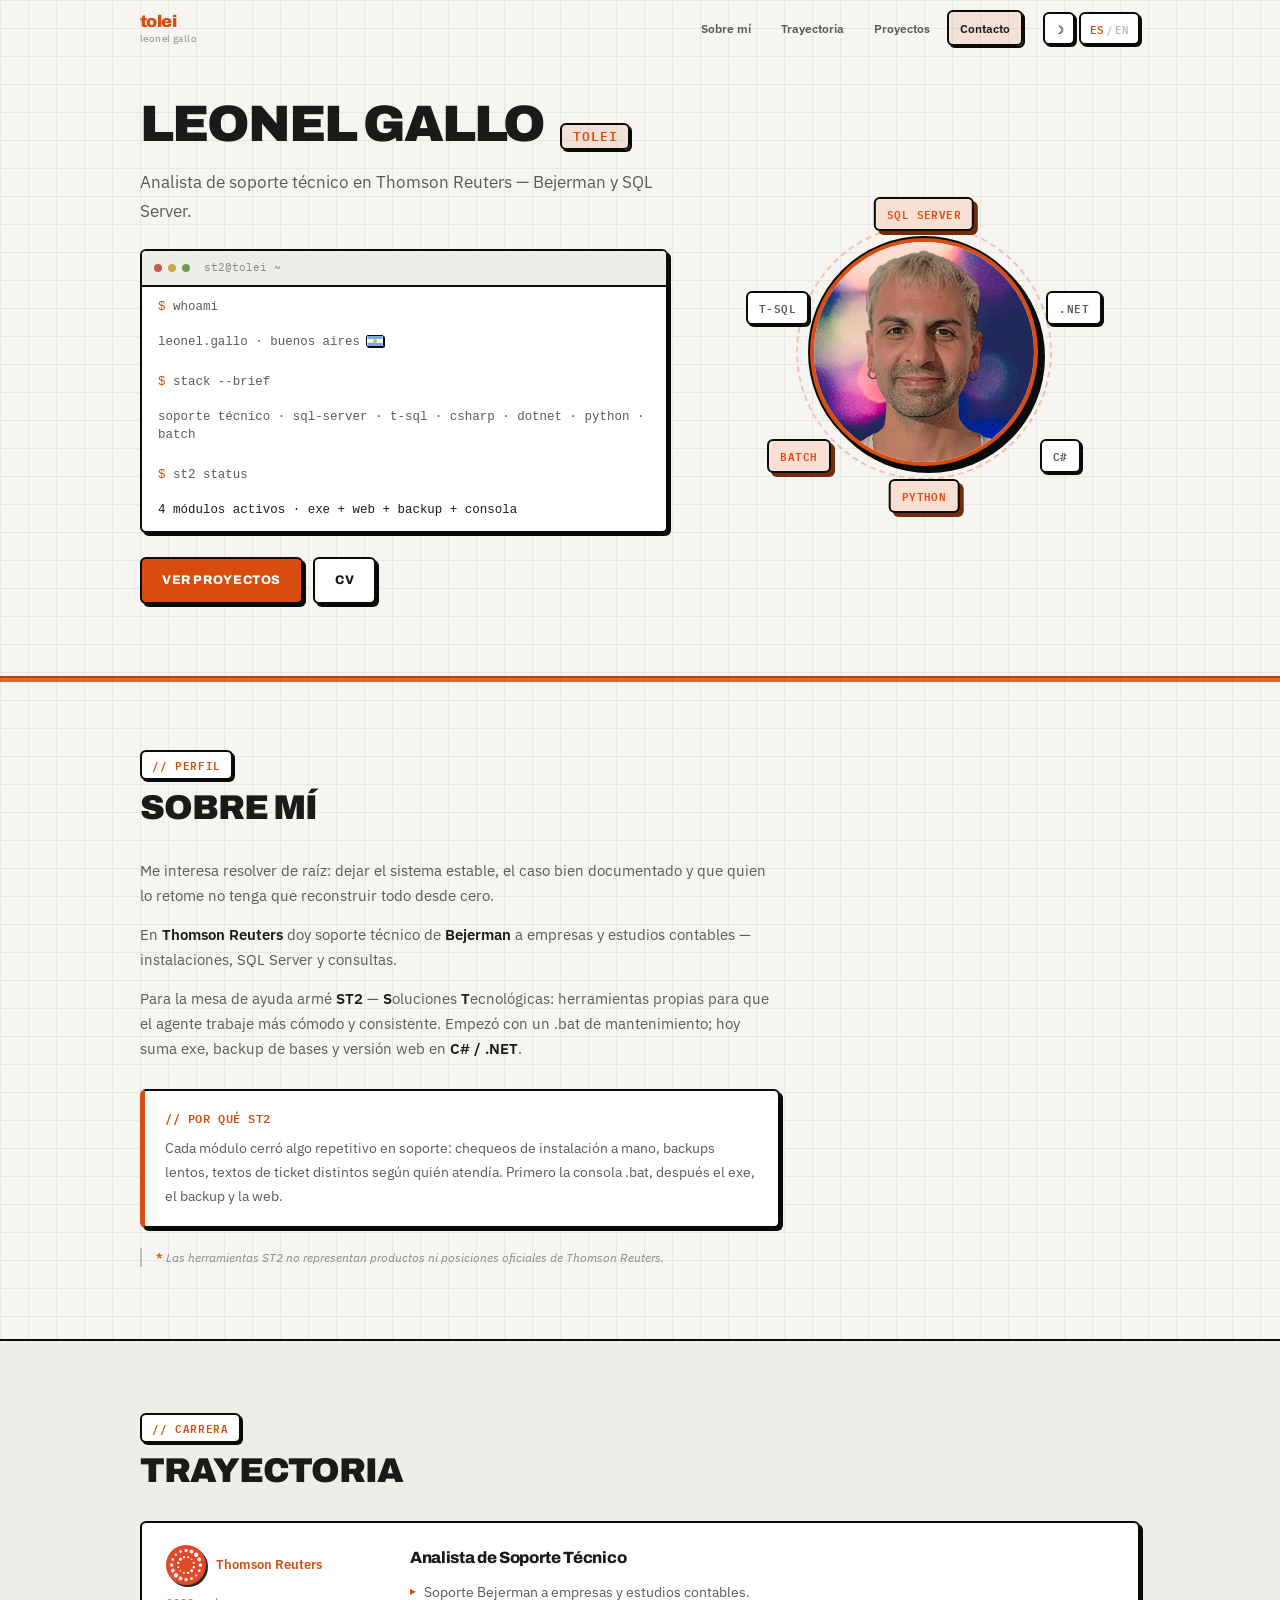
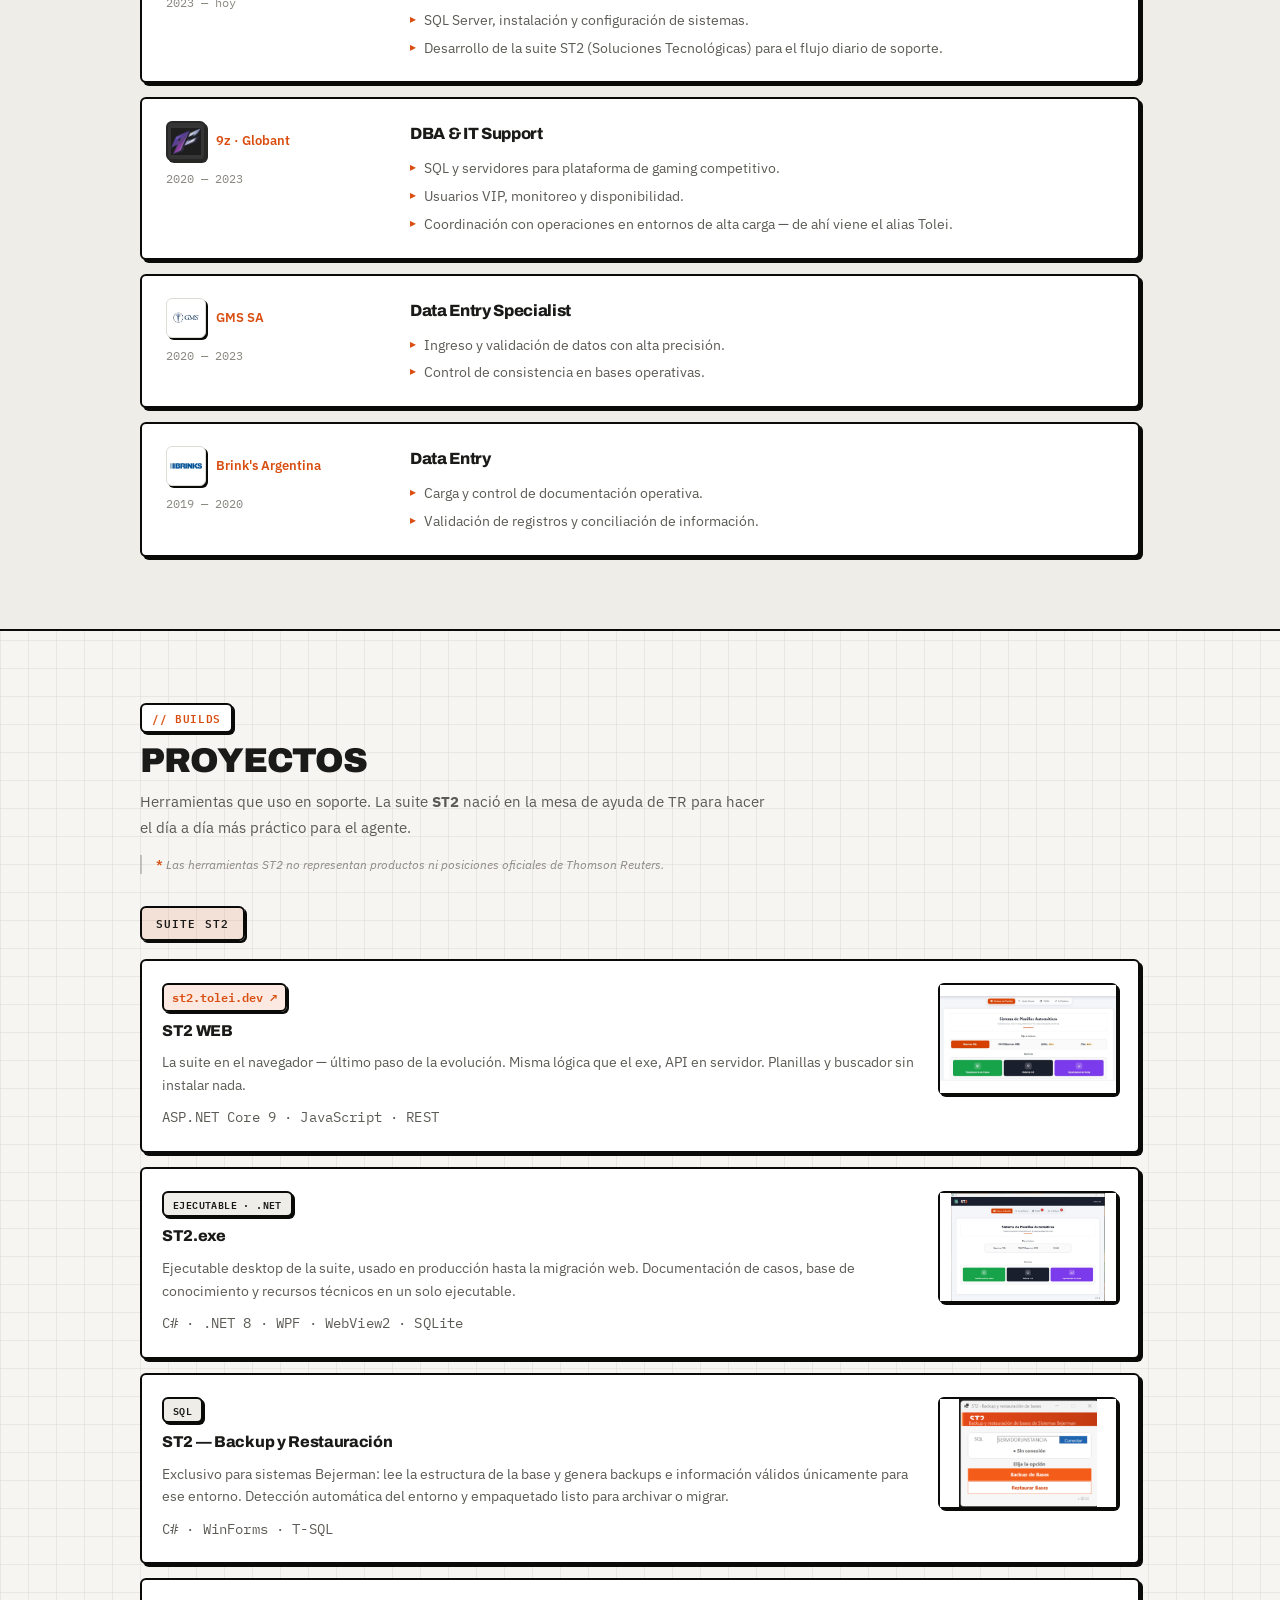
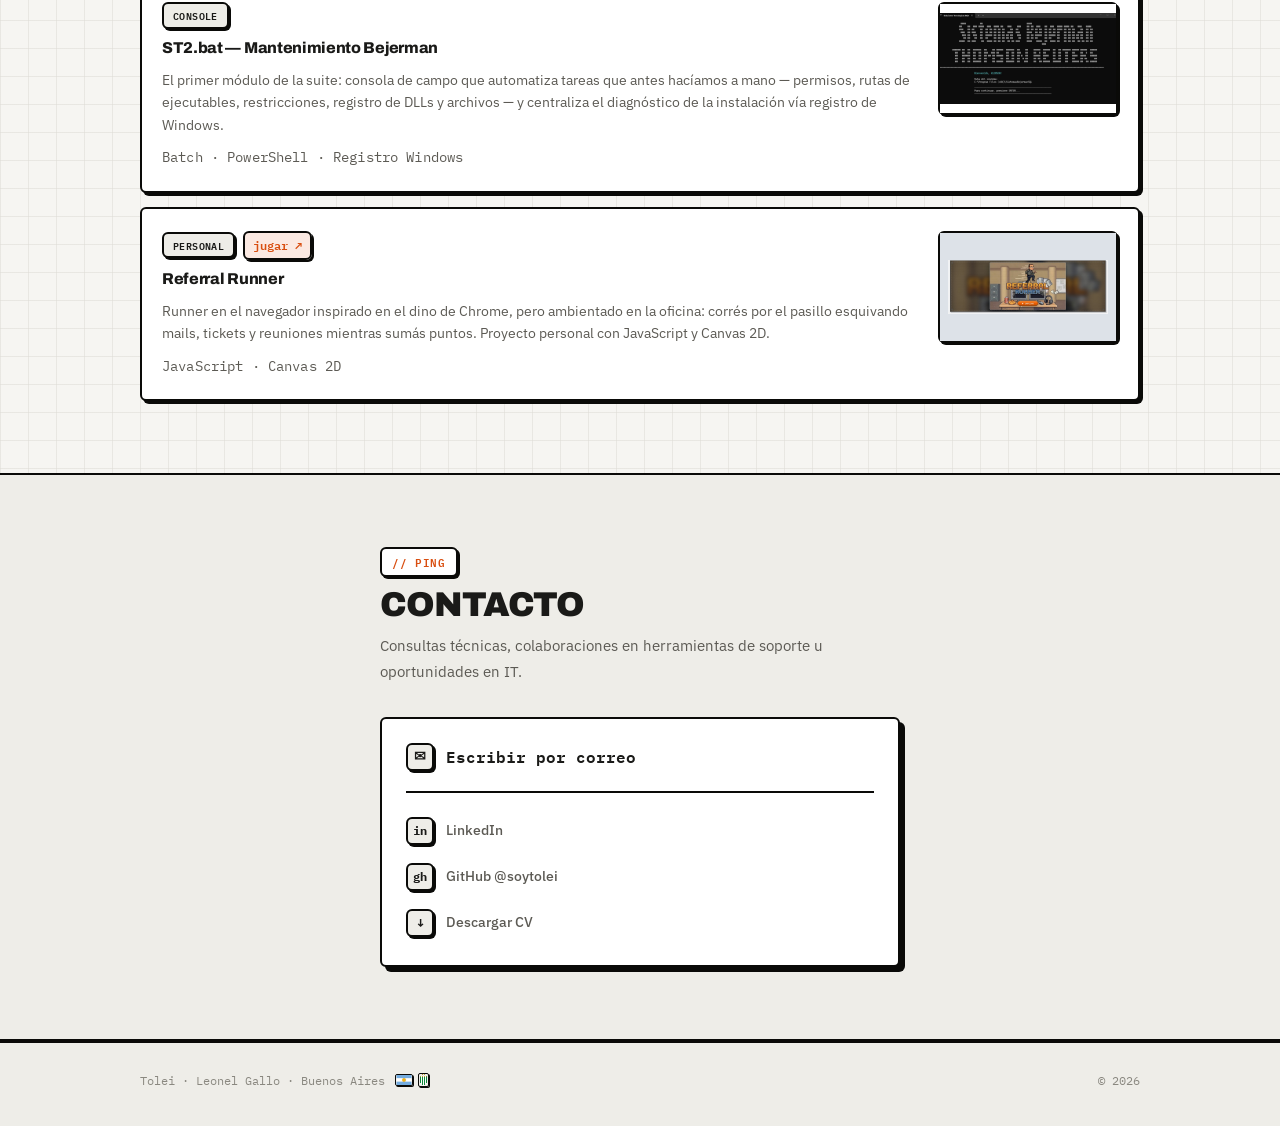
<file: index.html>
<!DOCTYPE html>
<html lang="es" data-theme="light">
<head>
    <meta charset="UTF-8">
    <meta name="viewport" content="width=device-width, initial-scale=1.0">
    <title>Tolei | Leonel Gallo — Soporte IT, SQL & .NET</title>
    <meta name="description" content="Portfolio de Tolei (Leonel Gallo). Soporte Bejerman en Thomson Reuters, SQL Server y suite ST2 (.NET / Python). Buenos Aires.">
    <link rel="preconnect" href="https://fonts.googleapis.com">
    <link rel="preconnect" href="https://fonts.gstatic.com" crossorigin>
    <link href="https://fonts.googleapis.com/css2?family=Archivo:wght@700;800;900&family=Archivo+Black&family=IBM+Plex+Mono:wght@400;500;600&family=IBM+Plex+Sans:wght@400;500;600;700&display=swap" rel="stylesheet">
    <meta name="theme-color" content="#f6f5f2">
    <link rel="stylesheet" href="style.css">
    <script>
        (function () {
            var theme = localStorage.getItem('tolei-portfolio-theme') || 'light';
            document.documentElement.setAttribute('data-theme', theme);
        })();
    </script>
</head>
<body>
    <header class="site-header" id="navbar">
        <div class="wrap header-inner">
            <a href="#" class="brand">
                <span class="brand-mark">tolei</span>
                <span class="brand-sub" data-i18n="logo_sub">leonel gallo</span>
            </a>
            <button class="nav-toggle" aria-label="Menú" aria-expanded="false">
                <span></span><span></span>
            </button>
            <div class="header-end">
                <nav class="site-nav" aria-label="Principal">
                    <a href="#about" class="nav-link" data-i18n="nav_about">Sobre mí</a>
                    <a href="#experience" class="nav-link" data-i18n="nav_experience">Trayectoria</a>
                    <a href="#projects" class="nav-link" data-i18n="nav_projects">Proyectos</a>
                    <a href="#contact" class="nav-link" data-i18n="nav_contact">Contacto</a>
                </nav>
                <div class="header-utils">
                    <button class="util-btn theme-toggle" type="button" aria-label="Activar modo oscuro" data-theme="light">
                        <span class="theme-icon theme-icon-sun" aria-hidden="true">☀</span>
                        <span class="theme-icon theme-icon-moon" aria-hidden="true">☽</span>
                    </button>
                    <button class="util-btn lang-toggle" type="button" data-lang="es" aria-label="Cambiar idioma">
                        <span class="lang-label">ES</span><span class="lang-sep">/</span><span class="lang-alt">EN</span>
                    </button>
                </div>
            </div>
        </div>
    </header>

    <main>
        <section class="hero">
            <div class="wrap hero-layout">
                <div class="hero-main">
                    <h1 class="hero-title">
                        <span class="hero-name" data-i18n="hero_name">Leonel Gallo</span>
                        <span class="hero-alias" data-i18n="hero_alias">Tolei</span>
                    </h1>
                    <p class="hero-lead" data-i18n="hero_subtitle">Analista de soporte técnico en Thomson Reuters — Bejerman y SQL Server.</p>
                    <div class="terminal" aria-label="Resumen técnico">
                        <div class="terminal-bar">
                            <span class="terminal-dot"></span>
                            <span class="terminal-dot"></span>
                            <span class="terminal-dot"></span>
                            <span class="terminal-title">st2@tolei ~</span>
                        </div>
                        <pre class="terminal-body"><code><span class="t-group"><span class="t-line"><span class="t-prompt">$</span> <span data-i18n="term_cmd1">whoami</span></span>
<span class="t-line t-out"><span data-i18n="term_out1">leonel.gallo · buenos aires</span><span class="t-emblems" aria-hidden="true"><img src="assets/flag-ar.svg" alt="" class="site-emblem site-emblem--ar" width="18" height="12"></span></span></span>
<span class="t-group"><span class="t-line"><span class="t-prompt">$</span> <span data-i18n="term_cmd2">stack --brief</span></span>
<span class="t-line t-out" data-i18n="term_out2">soporte técnico · sql-server · t-sql · csharp · dotnet · python · batch</span></span>
<span class="t-group"><span class="t-line"><span class="t-prompt">$</span> <span data-i18n="term_cmd3">st2 status</span></span>
<span class="t-line t-out t-accent" data-i18n="term_out3">4 módulos activos · exe + web + backup + consola</span></span></code></pre>
                    </div>
                    <div class="hero-actions">
                        <a href="#projects" class="btn btn-primary" data-i18n="hero_cta_projects">Ver proyectos</a>
                        <a href="CV2026.pdf" class="btn btn-ghost" download data-cv-link data-i18n="hero_cta_cv">CV</a>
                    </div>
                </div>
                <div class="hero-visual" aria-hidden="false">
                    <div class="avatar-ring">
                        <img src="leonel-photo.png" alt="Leonel Gallo — Tolei" class="avatar-img" width="232" height="232" loading="eager">
                    </div>
                    <div class="hero-chips" aria-hidden="true">
                        <span class="chip chip--accent" data-i18n="chip_sql">SQL Server</span>
                        <span class="chip" data-i18n="chip_dotnet">.NET</span>
                        <span class="chip" data-i18n="chip_csharp">C#</span>
                        <span class="chip chip--accent" data-i18n="chip_batch">Batch</span>
                        <span class="chip" data-i18n="chip_tsql">T-SQL</span>
                        <span class="chip chip--accent" data-i18n="chip_python">Python</span>
                    </div>
                </div>
            </div>
        </section>

        <section id="about" class="block">
            <div class="wrap">
                <header class="block-head">
                    <p class="block-eyebrow" data-i18n="about_eyebrow">// perfil</p>
                    <h2 class="block-title" data-i18n="about_title">Sobre mí</h2>
                </header>
                <div class="prose">
                    <p data-i18n="about_p1">Me interesa resolver de raíz: dejar el sistema estable, el caso bien documentado y que quien lo retome no tenga que reconstruir todo desde cero.</p>
                    <p data-i18n="about_p2">En <strong>Thomson Reuters</strong> doy soporte técnico de <strong>Bejerman</strong> a empresas y estudios contables — instalaciones, SQL Server y consultas.</p>
                    <p data-i18n="about_p3">Para la mesa de ayuda armé <strong>ST2</strong> — <strong>S</strong>oluciones <strong>T</strong>ecnológicas: herramientas propias para que el agente trabaje más cómodo y consistente. Empezó con un .bat de mantenimiento; hoy suma exe, backup de bases y versión web en <strong>C# / .NET</strong>.</p>
                </div>
                <aside class="note-card">
                    <p class="note-label" data-i18n="note_label">// por qué ST2</p>
                    <p data-i18n="note_body">Cada módulo cerró algo repetitivo en soporte: chequeos de instalación a mano, backups lentos, textos de ticket distintos según quién atendía. Primero la consola .bat, después el exe, el backup y la web.</p>
                </aside>
                <p class="disclaimer" data-i18n="st2_disclaimer">Las herramientas ST2 no representan productos ni posiciones oficiales de Thomson Reuters.</p>
            </div>
        </section>

        <section id="experience" class="block block--alt">
            <div class="wrap">
                <header class="block-head">
                    <p class="block-eyebrow" data-i18n="exp_eyebrow">// carrera</p>
                    <h2 class="block-title" data-i18n="exp_title">Trayectoria</h2>
                </header>
                <ol class="exp-list">
                    <li class="exp-row">
                        <div class="exp-meta">
                            <div class="exp-brand">
                                <a href="https://www.linkedin.com/company/thomson-reuters-argentina/" class="exp-logo-link" target="_blank" rel="noopener noreferrer" aria-label="Thomson Reuters en LinkedIn">
                                    <img src="assets/logos/thomson-reuters.png" alt="" class="exp-logo exp-logo--tr" width="40" height="40" loading="lazy">
                                </a>
                                <span class="exp-org">Thomson Reuters</span>
                            </div>
                            <time>2023 — <span data-i18n="exp_present">hoy</span></time>
                        </div>
                        <div class="exp-body">
                            <h3 data-i18n="exp_tr_title">Analista de Soporte Técnico</h3>
                            <ul>
                                <li data-i18n="exp_tr_b1">Soporte Bejerman a empresas y estudios contables.</li>
                                <li data-i18n="exp_tr_b2">SQL Server, instalación y configuración de sistemas.</li>
                                <li data-i18n="exp_tr_b3">Desarrollo de la suite ST2 (Soluciones Tecnológicas) para el flujo diario de soporte.</li>
                            </ul>
                        </div>
                    </li>
                    <li class="exp-row">
                        <div class="exp-meta">
                            <div class="exp-brand">
                                <a href="https://www.linkedin.com/company/9z-team" class="exp-logo-link" target="_blank" rel="noopener noreferrer" aria-label="9z Team en LinkedIn">
                                    <img src="assets/logos/9z.png" alt="" class="exp-logo exp-logo--9z" width="40" height="40" loading="lazy">
                                </a>
                                <span class="exp-org">9z · Globant</span>
                            </div>
                            <time>2020 — 2023</time>
                        </div>
                        <div class="exp-body">
                            <h3 data-i18n="exp_9z_title">DBA & IT Support</h3>
                            <ul>
                                <li data-i18n="exp_9z_b1">SQL y servidores para plataforma de gaming competitivo.</li>
                                <li data-i18n="exp_9z_b2">Usuarios VIP, monitoreo y disponibilidad.</li>
                                <li data-i18n="exp_9z_b3">Coordinación con operaciones en entornos de alta carga — de ahí viene el alias Tolei.</li>
                            </ul>
                        </div>
                    </li>
                    <li class="exp-row">
                        <div class="exp-meta">
                            <div class="exp-brand">
                                <a href="https://www.linkedin.com/company/gms-sa/" class="exp-logo-link" target="_blank" rel="noopener noreferrer" aria-label="GMS SA en LinkedIn">
                                    <img src="assets/logos/gms.png" alt="" class="exp-logo exp-logo--gms" width="40" height="40" loading="lazy">
                                </a>
                                <span class="exp-org">GMS SA</span>
                            </div>
                            <time>2020 — 2023</time>
                        </div>
                        <div class="exp-body">
                            <h3 data-i18n="exp_gms_title">Data Entry Specialist</h3>
                            <ul>
                                <li data-i18n="exp_gms_b1">Ingreso y validación de datos con alta precisión.</li>
                                <li data-i18n="exp_gms_b2">Control de consistencia en bases operativas.</li>
                            </ul>
                        </div>
                    </li>
                    <li class="exp-row">
                        <div class="exp-meta">
                            <div class="exp-brand">
                                <a href="https://www.linkedin.com/company/brinksargentina/" class="exp-logo-link" target="_blank" rel="noopener noreferrer" aria-label="Brink's Argentina en LinkedIn">
                                    <img src="assets/logos/brinks.png" alt="" class="exp-logo exp-logo--brinks" width="40" height="40" loading="lazy">
                                </a>
                                <span class="exp-org">Brink's Argentina</span>
                            </div>
                            <time>2019 — 2020</time>
                        </div>
                        <div class="exp-body">
                            <h3 data-i18n="exp_brinks_title">Data Entry</h3>
                            <ul>
                                <li data-i18n="exp_brinks_b1">Carga y control de documentación operativa.</li>
                                <li data-i18n="exp_brinks_b2">Validación de registros y conciliación de información.</li>
                            </ul>
                        </div>
                    </li>
                </ol>
            </div>
        </section>

        <section id="projects" class="block">
            <div class="wrap">
                <header class="block-head">
                    <p class="block-eyebrow" data-i18n="projects_eyebrow">// builds</p>
                    <h2 class="block-title" data-i18n="projects_title">Proyectos</h2>
                    <p class="block-lead" data-i18n="projects_lead">Herramientas que uso en soporte. La suite <strong>ST2</strong> nació en la mesa de ayuda de TR para hacer el día a día más práctico para el agente.</p>
                    <p class="disclaimer" data-i18n="projects_disclaimer">Las herramientas ST2 no representan productos ni posiciones oficiales de Thomson Reuters.</p>
                </header>

                <h3 class="group-label" data-i18n="group_st2">Suite ST2</h3>
                <div class="work-list">
                    <article class="work-item work-item--featured">
                        <div class="work-body">
                            <div class="work-top">
                                <div class="work-meta">
                                    <a href="https://st2.tolei.dev" class="work-link" target="_blank" rel="noopener noreferrer" data-i18n="link_live">st2.tolei.dev ↗</a>
                                </div>
                                <h4 data-i18n="proj_st2web_title">ST2 WEB</h4>
                            </div>
                            <p data-i18n="proj_st2web_p1">La suite en el navegador — último paso de la evolución. Misma lógica que el exe, API en servidor. Planillas y buscador sin instalar nada.</p>
                            <p class="work-stack">ASP.NET Core 9 · JavaScript · REST</p>
                        </div>
                        <a class="work-thumb work-thumb--hover" href="https://st2.tolei.dev" target="_blank" rel="noopener noreferrer" aria-label="ST2 WEB">
                            <img class="work-thumb__cover" src="assets/projects/media/st2-web.png" alt="ST2 WEB" loading="lazy">
                            <span class="work-thumb__preview" aria-hidden="true">
                                <img data-src="assets/projects/media/st2-web-hover.gif" alt="">
                            </span>
                        </a>
                    </article>

                    <article class="work-item work-item--featured">
                        <div class="work-body">
                            <div class="work-top">
                                <div class="work-meta">
                                    <span class="work-tag" data-i18n="proj_st2_badge">Ejecutable · .NET</span>
                                </div>
                                <h4 data-i18n="proj_st2_title">ST2.exe</h4>
                            </div>
                            <p data-i18n="proj_st2_p1">Ejecutable desktop de la suite, usado en producción hasta la migración web. Documentación de casos, base de conocimiento y recursos técnicos en un solo ejecutable.</p>
                            <p class="work-stack">C# · .NET 8 · WPF · WebView2 · SQLite</p>
                        </div>
                        <div class="work-thumb work-thumb--hover" tabindex="0" role="img" aria-label="ST2.exe">
                            <img class="work-thumb__cover" src="assets/projects/media/st2-desktop.jpg" alt="ST2.exe — Sistema de Planillas Automáticas" loading="lazy">
                        </div>
                    </article>

                    <article class="work-item work-item--featured">
                        <div class="work-body">
                            <div class="work-top">
                                <div class="work-meta">
                                    <span class="work-tag">SQL</span>
                                </div>
                                <h4 data-i18n="proj_sbbackup_title">ST2 — Backup y Restauración</h4>
                            </div>
                            <p data-i18n="proj_sbbackup_p1">Exclusivo para sistemas Bejerman: lee la estructura de la base y genera backups e información válidos únicamente para ese entorno. Detección automática del entorno y empaquetado listo para archivar o migrar.</p>
                            <p class="work-stack">C# · WinForms · T-SQL</p>
                        </div>
                        <div class="work-thumb work-thumb--hover" tabindex="0" role="img" aria-label="ST2 Backup">
                            <img class="work-thumb__cover" src="assets/projects/media/sbbackup.png" alt="ST2 Backup y Restauración" loading="lazy">
                            <span class="work-thumb__preview" aria-hidden="true">
                                <img data-src="assets/projects/media/sbbackup-hover.gif" alt="">
                            </span>
                        </div>
                    </article>

                    <article class="work-item work-item--featured">
                        <div class="work-body">
                            <div class="work-top">
                                <div class="work-meta">
                                    <span class="work-tag">Console</span>
                                </div>
                                <h4 data-i18n="proj_st2bat_title">ST2.bat — Mantenimiento Bejerman</h4>
                            </div>
                            <p data-i18n="proj_st2bat_p1">El primer módulo de la suite: consola de campo que automatiza tareas que antes hacíamos a mano — permisos, rutas de ejecutables, restricciones, registro de DLLs y archivos — y centraliza el diagnóstico de la instalación vía registro de Windows.</p>
                            <p class="work-stack">Batch · PowerShell · Registro Windows</p>
                        </div>
                        <div class="work-thumb work-thumb--hover" tabindex="0" role="img" aria-label="ST2.bat">
                            <img class="work-thumb__cover" src="assets/projects/media/st2-bat.png" alt="ST2.bat" loading="lazy">
                            <span class="work-thumb__preview" aria-hidden="true">
                                <img data-src="assets/projects/media/st2-bat-hover.gif" alt="">
                            </span>
                        </div>
                    </article>

                    <article class="work-item work-item--featured">
                        <div class="work-body">
                            <div class="work-top">
                                <div class="work-meta">
                                    <span class="work-tag" data-i18n="proj_game_badge">Personal</span>
                                    <a href="https://referralrunner.tolei.dev" class="work-link" target="_blank" rel="noopener noreferrer" data-i18n="link_play">jugar ↗</a>
                                </div>
                                <h4 data-i18n="proj_game_title">Referral Runner</h4>
                            </div>
                            <p data-i18n="proj_game_p1">Runner en el navegador inspirado en el dino de Chrome, pero ambientado en la oficina: corrés por el pasillo esquivando mails, tickets y reuniones mientras sumás puntos. Proyecto personal con JavaScript y Canvas 2D.</p>
                            <p class="work-stack">JavaScript · Canvas 2D</p>
                        </div>
                        <a class="work-thumb work-thumb--hover work-thumb--game" href="https://referralrunner.tolei.dev" target="_blank" rel="noopener noreferrer" aria-label="Referral Runner">
                            <img class="work-thumb__cover" src="assets/projects/media/referral-runner.png" alt="Referral Runner" loading="lazy">
                            <span class="work-thumb__preview" aria-hidden="true">
                                <img data-src="assets/projects/media/referral-runner-hover.gif" alt="">
                            </span>
                        </a>
                    </article>

                </div>
            </div>
        </section>

        <section id="contact" class="block block--alt">
            <div class="wrap contact-wrap">
                <header class="block-head">
                    <p class="block-eyebrow" data-i18n="contact_eyebrow">// ping</p>
                    <h2 class="block-title" data-i18n="contact_title">Contacto</h2>
                    <p class="block-lead" data-i18n="contact_subtitle">Consultas técnicas, colaboraciones en herramientas de soporte u oportunidades en IT.</p>
                </header>
                <div class="contact-panel">
                    <a href="mailto:leord.gallo@gmail.com" class="contact-primary">
                        <span class="contact-icon" aria-hidden="true">✉</span>
                        <span data-i18n="contact_email">Escribir por correo</span>
                    </a>
                    <ul class="contact-channels">
                        <li><a href="https://www.linkedin.com/in/l-gallo/" target="_blank" rel="noopener noreferrer"><span class="contact-icon" aria-hidden="true">in</span><span>LinkedIn</span></a></li>
                        <li><a href="https://github.com/soytolei" target="_blank" rel="noopener noreferrer"><span class="contact-icon" aria-hidden="true">gh</span><span>GitHub @soytolei</span></a></li>
                        <li><a href="CV2026.pdf" download data-cv-link><span class="contact-icon" aria-hidden="true">↓</span><span data-i18n="cv_button">Descargar CV</span></a></li>
                    </ul>
                </div>
            </div>
        </section>
    </main>

    <footer class="site-footer">
        <div class="wrap footer-inner">
            <p class="footer-meta">
                <span data-i18n="footer_text">Tolei · Leonel Gallo · Buenos Aires</span>
                <span class="footer-emblems" aria-label="Argentina · Banfield">
                    <img src="assets/flag-ar.svg" alt="" class="site-emblem site-emblem--ar" width="18" height="12">
                    <img src="assets/banfield-shield.png" alt="" class="site-emblem site-emblem--club" width="11" height="14" title="Banfield" loading="lazy">
                </span>
            </p>
            <p class="footer-year">© 2026</p>
        </div>
    </footer>

    <script src="main.js"></script>
</body>
</html>
</file>
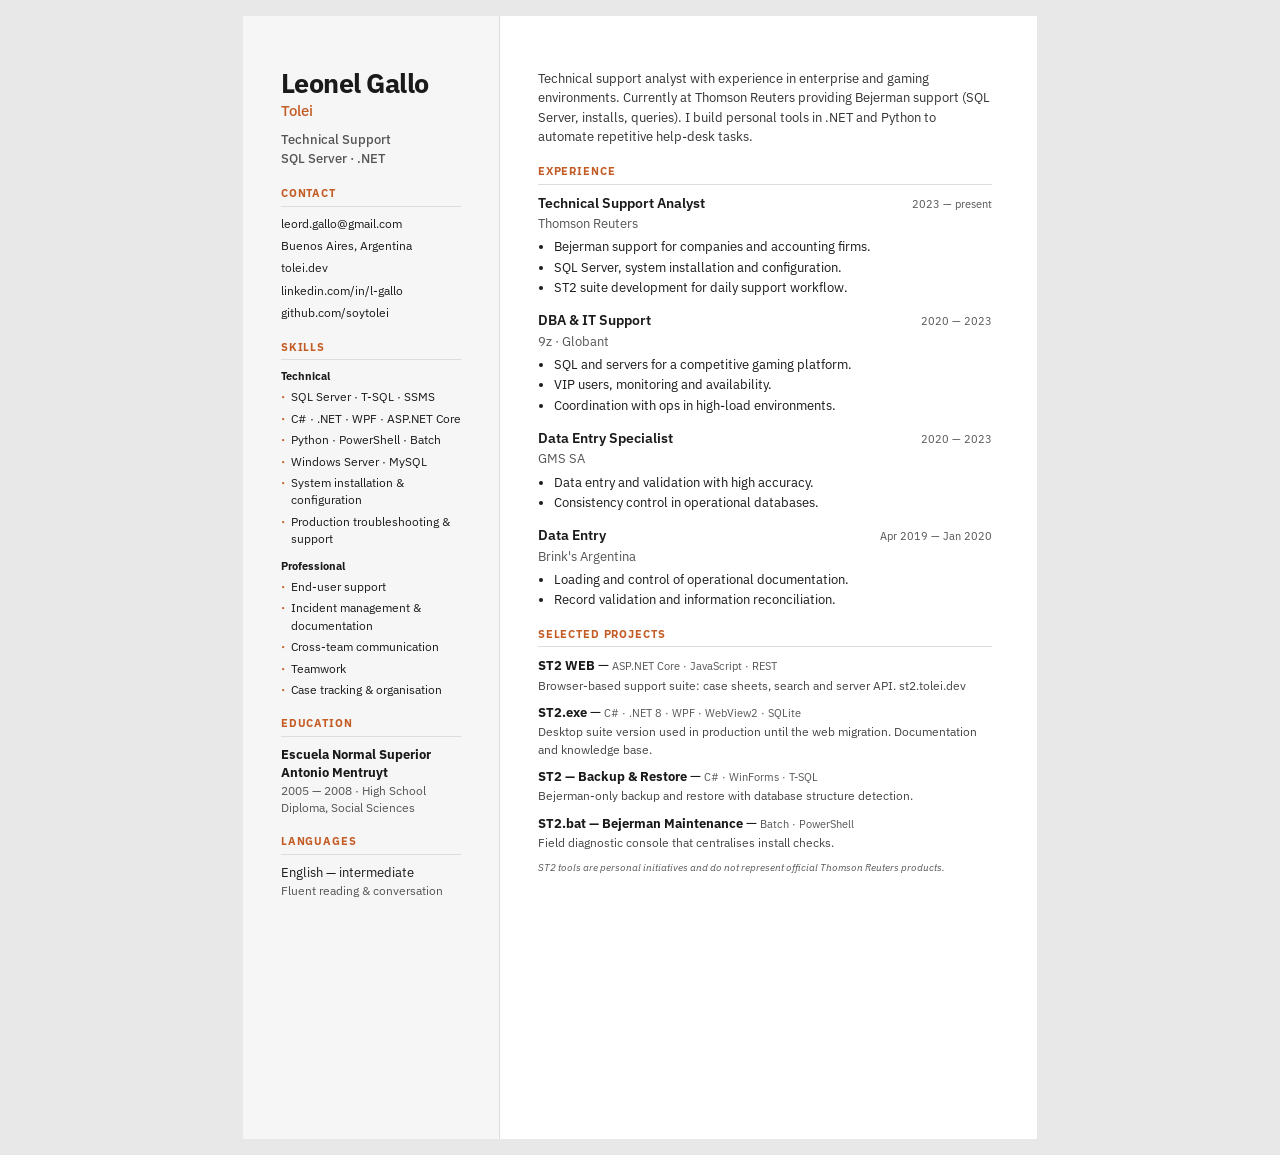
<file: cv-en.html>
<!DOCTYPE html>
<html lang="en">
<head>
    <meta charset="UTF-8">
    <title>Leonel Gallo — Resume</title>
    <link rel="preconnect" href="https://fonts.googleapis.com">
    <link rel="preconnect" href="https://fonts.gstatic.com" crossorigin>
    <link href="https://fonts.googleapis.com/css2?family=IBM+Plex+Sans:wght@400;500;600;700&display=swap" rel="stylesheet">
    <style>
        :root {
            --ink: #1a1a1a;
            --muted: #555;
            --accent: #c45c26;
            --line: #ddd;
            --sidebar: #f6f6f6;
        }

        * { box-sizing: border-box; margin: 0; padding: 0; }

        body {
            font-family: 'IBM Plex Sans', system-ui, sans-serif;
            font-size: 10.5pt;
            line-height: 1.45;
            color: var(--ink);
            background: #e8e8e8;
        }

        .page {
            width: 210mm;
            min-height: 297mm;
            margin: 16px auto;
            background: #fff;
            display: grid;
            grid-template-columns: 68mm 1fr;
        }

        .sidebar {
            background: var(--sidebar);
            padding: 14mm 10mm;
            border-right: 1px solid var(--line);
        }

        .main {
            padding: 14mm 12mm 14mm 10mm;
        }

        h1 {
            font-size: 20pt;
            font-weight: 700;
            letter-spacing: -0.02em;
            line-height: 1.1;
        }

        .alias {
            font-size: 11pt;
            font-weight: 500;
            color: var(--accent);
            margin-top: 2px;
        }

        .role {
            font-size: 10pt;
            color: var(--muted);
            margin-top: 8px;
            font-weight: 500;
        }

        .block { margin-top: 18px; }

        .block h2 {
            font-size: 8pt;
            font-weight: 700;
            text-transform: uppercase;
            letter-spacing: 0.08em;
            color: var(--accent);
            margin-bottom: 8px;
            padding-bottom: 4px;
            border-bottom: 1px solid var(--line);
        }

        .contact a,
        .contact span {
            display: block;
            font-size: 9pt;
            color: var(--ink);
            text-decoration: none;
            margin-bottom: 5px;
            word-break: break-word;
        }

        .skills li {
            font-size: 9pt;
            margin-bottom: 4px;
            list-style: none;
            padding-left: 10px;
            position: relative;
        }

        .skills li::before {
            content: '·';
            position: absolute;
            left: 0;
            color: var(--accent);
            font-weight: 700;
        }

        .skills-group { margin-bottom: 10px; }
        .skills-group strong { display: block; font-size: 8.5pt; margin-bottom: 4px; }

        .summary {
            font-size: 10pt;
            color: #333;
            margin-bottom: 16px;
        }

        .job { margin-bottom: 14px; page-break-inside: avoid; }

        .job-header {
            display: flex;
            justify-content: space-between;
            align-items: baseline;
            gap: 8px;
            flex-wrap: wrap;
        }

        .job h3 { font-size: 10.5pt; font-weight: 600; }
        .job .org { font-size: 9.5pt; color: var(--muted); margin-top: 1px; }
        .job time { font-size: 8.5pt; color: var(--muted); white-space: nowrap; }
        .job ul { margin-top: 5px; padding-left: 16px; }
        .job li { font-size: 9.5pt; margin-bottom: 2px; }

        .project { margin-bottom: 8px; }
        .project strong { font-size: 9.5pt; }
        .project p { font-size: 9pt; color: #444; margin-top: 1px; }
        .project .stack { font-size: 8pt; color: var(--muted); }

        .edu p { font-size: 9.5pt; }
        .edu .detail { color: var(--muted); font-size: 9pt; }

        .disclaimer {
            font-size: 7.5pt;
            color: var(--muted);
            margin-top: 10px;
            font-style: italic;
        }

        @media print {
            body { background: #fff; }
            .page { margin: 0; width: auto; min-height: auto; }
        }

        @page { size: A4; margin: 0; }
    </style>
</head>
<body>
    <div class="page">
        <aside class="sidebar">
            <h1>Leonel Gallo</h1>
            <p class="alias">Tolei</p>
            <p class="role">Technical Support<br>SQL Server · .NET</p>

            <div class="block contact">
                <h2>Contact</h2>
                <a href="mailto:leord.gallo@gmail.com">leord.gallo@gmail.com</a>
                <span>Buenos Aires, Argentina</span>
                <a href="https://tolei.dev">tolei.dev</a>
                <a href="https://www.linkedin.com/in/l-gallo/">linkedin.com/in/l-gallo</a>
                <a href="https://github.com/soytolei">github.com/soytolei</a>
            </div>

            <div class="block skills">
                <h2>Skills</h2>
                <div class="skills-group">
                    <strong>Technical</strong>
                    <ul>
                        <li>SQL Server · T-SQL · SSMS</li>
                        <li>C# · .NET · WPF · ASP.NET Core</li>
                        <li>Python · PowerShell · Batch</li>
                        <li>Windows Server · MySQL</li>
                        <li>System installation &amp; configuration</li>
                        <li>Production troubleshooting &amp; support</li>
                    </ul>
                </div>
                <div class="skills-group">
                    <strong>Professional</strong>
                    <ul>
                        <li>End-user support</li>
                        <li>Incident management &amp; documentation</li>
                        <li>Cross-team communication</li>
                        <li>Teamwork</li>
                        <li>Case tracking &amp; organisation</li>
                    </ul>
                </div>
            </div>

            <div class="block edu">
                <h2>Education</h2>
                <p><strong>Escuela Normal Superior Antonio Mentruyt</strong></p>
                <p class="detail">2005 — 2008 · High School Diploma, Social Sciences</p>
            </div>

            <div class="block">
                <h2>Languages</h2>
                <p style="font-size:9.5pt;">English — intermediate<br><span style="color:var(--muted);font-size:9pt;">Fluent reading &amp; conversation</span></p>
            </div>
        </aside>

        <main class="main">
            <p class="summary">
                Technical support analyst with experience in enterprise and gaming environments.
                Currently at Thomson Reuters providing Bejerman support (SQL Server, installs, queries).
                I build personal tools in .NET and Python to automate repetitive help-desk tasks.
            </p>

            <div class="block">
                <h2>Experience</h2>

                <article class="job">
                    <div class="job-header">
                        <div>
                            <h3>Technical Support Analyst</h3>
                            <p class="org">Thomson Reuters</p>
                        </div>
                        <time>2023 — present</time>
                    </div>
                    <ul>
                        <li>Bejerman support for companies and accounting firms.</li>
                        <li>SQL Server, system installation and configuration.</li>
                        <li>ST2 suite development for daily support workflow.</li>
                    </ul>
                </article>

                <article class="job">
                    <div class="job-header">
                        <div>
                            <h3>DBA &amp; IT Support</h3>
                            <p class="org">9z · Globant</p>
                        </div>
                        <time>2020 — 2023</time>
                    </div>
                    <ul>
                        <li>SQL and servers for a competitive gaming platform.</li>
                        <li>VIP users, monitoring and availability.</li>
                        <li>Coordination with ops in high-load environments.</li>
                    </ul>
                </article>

                <article class="job">
                    <div class="job-header">
                        <div>
                            <h3>Data Entry Specialist</h3>
                            <p class="org">GMS SA</p>
                        </div>
                        <time>2020 — 2023</time>
                    </div>
                    <ul>
                        <li>Data entry and validation with high accuracy.</li>
                        <li>Consistency control in operational databases.</li>
                    </ul>
                </article>

                <article class="job">
                    <div class="job-header">
                        <div>
                            <h3>Data Entry</h3>
                            <p class="org">Brink's Argentina</p>
                        </div>
                        <time>Apr 2019 — Jan 2020</time>
                    </div>
                    <ul>
                        <li>Loading and control of operational documentation.</li>
                        <li>Record validation and information reconciliation.</li>
                    </ul>
                </article>
            </div>

            <div class="block">
                <h2>Selected projects</h2>

                <div class="project">
                    <strong>ST2 WEB</strong> — <span class="stack">ASP.NET Core · JavaScript · REST</span>
                    <p>Browser-based support suite: case sheets, search and server API. st2.tolei.dev</p>
                </div>
                <div class="project">
                    <strong>ST2.exe</strong> — <span class="stack">C# · .NET 8 · WPF · WebView2 · SQLite</span>
                    <p>Desktop suite version used in production until the web migration. Documentation and knowledge base.</p>
                </div>
                <div class="project">
                    <strong>ST2 — Backup &amp; Restore</strong> — <span class="stack">C# · WinForms · T-SQL</span>
                    <p>Bejerman-only backup and restore with database structure detection.</p>
                </div>
                <div class="project">
                    <strong>ST2.bat — Bejerman Maintenance</strong> — <span class="stack">Batch · PowerShell</span>
                    <p>Field diagnostic console that centralises install checks.</p>
                </div>

                <p class="disclaimer">ST2 tools are personal initiatives and do not represent official Thomson Reuters products.</p>
            </div>
        </main>
    </div>
</body>
</html>
</file>
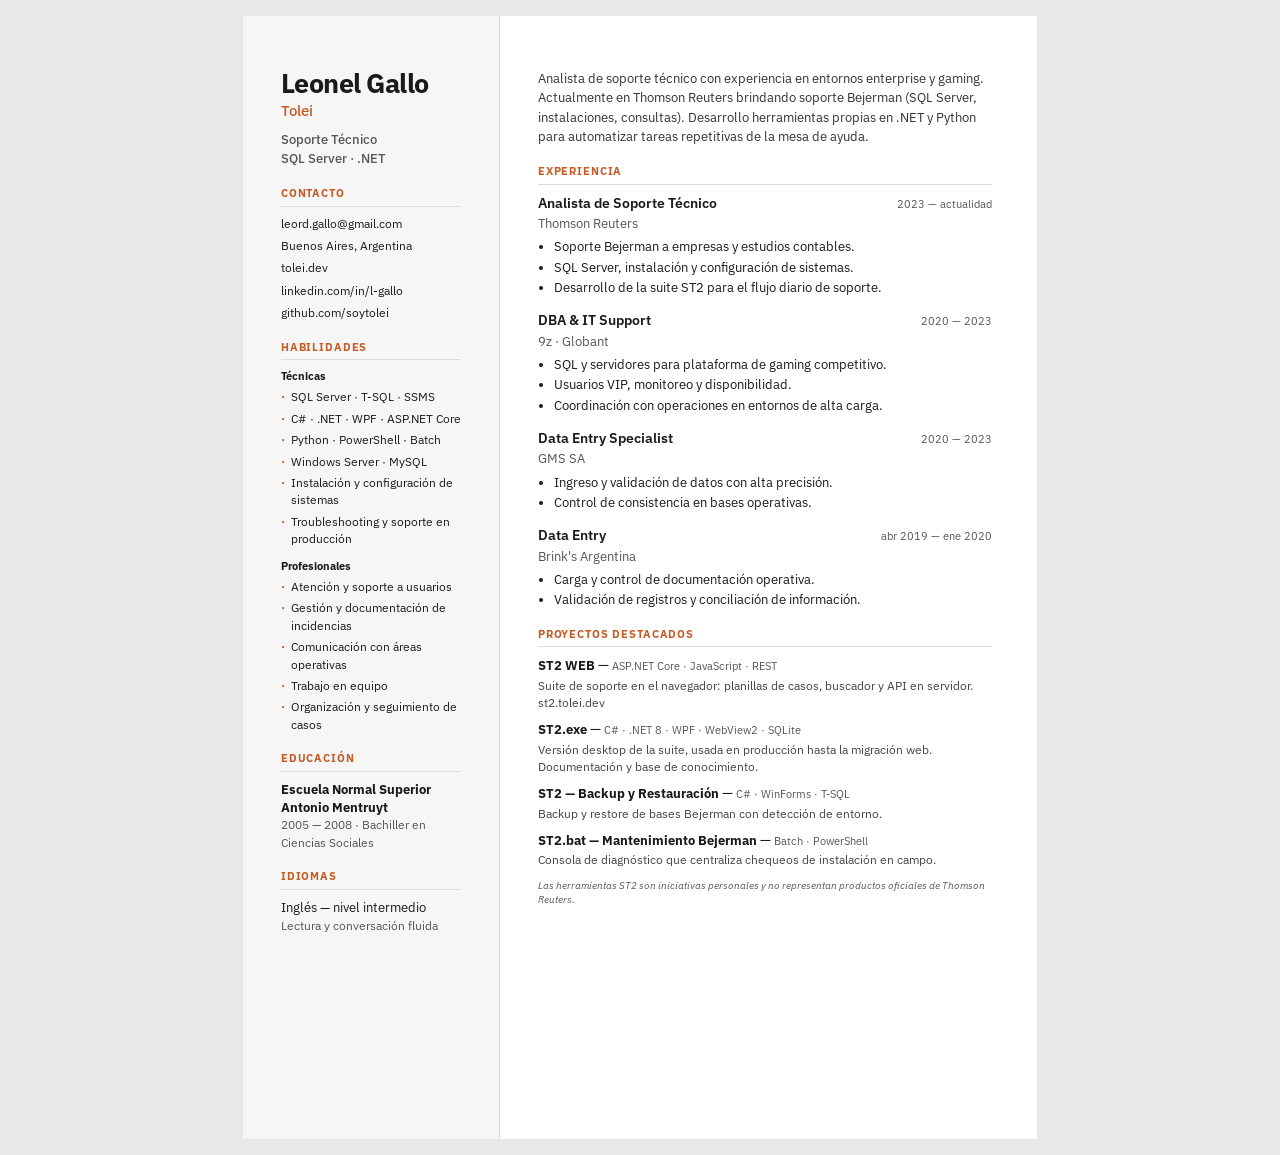
<file: cv.html>
<!DOCTYPE html>
<html lang="es">
<head>
    <meta charset="UTF-8">
    <title>Leonel Gallo — CV</title>
    <link rel="preconnect" href="https://fonts.googleapis.com">
    <link rel="preconnect" href="https://fonts.gstatic.com" crossorigin>
    <link href="https://fonts.googleapis.com/css2?family=IBM+Plex+Sans:wght@400;500;600;700&display=swap" rel="stylesheet">
    <style>
        :root {
            --ink: #1a1a1a;
            --muted: #555;
            --accent: #c45c26;
            --line: #ddd;
            --sidebar: #f6f6f6;
        }

        * { box-sizing: border-box; margin: 0; padding: 0; }

        body {
            font-family: 'IBM Plex Sans', system-ui, sans-serif;
            font-size: 10.5pt;
            line-height: 1.45;
            color: var(--ink);
            background: #e8e8e8;
        }

        .page {
            width: 210mm;
            min-height: 297mm;
            margin: 16px auto;
            background: #fff;
            display: grid;
            grid-template-columns: 68mm 1fr;
        }

        .sidebar {
            background: var(--sidebar);
            padding: 14mm 10mm;
            border-right: 1px solid var(--line);
        }

        .main {
            padding: 14mm 12mm 14mm 10mm;
        }

        h1 {
            font-size: 20pt;
            font-weight: 700;
            letter-spacing: -0.02em;
            line-height: 1.1;
        }

        .alias {
            font-size: 11pt;
            font-weight: 500;
            color: var(--accent);
            margin-top: 2px;
        }

        .role {
            font-size: 10pt;
            color: var(--muted);
            margin-top: 8px;
            font-weight: 500;
        }

        .block {
            margin-top: 18px;
        }

        .block h2 {
            font-size: 8pt;
            font-weight: 700;
            text-transform: uppercase;
            letter-spacing: 0.08em;
            color: var(--accent);
            margin-bottom: 8px;
            padding-bottom: 4px;
            border-bottom: 1px solid var(--line);
        }

        .contact a,
        .contact span {
            display: block;
            font-size: 9pt;
            color: var(--ink);
            text-decoration: none;
            margin-bottom: 5px;
            word-break: break-word;
        }

        .contact a:hover { color: var(--accent); }

        .skills li {
            font-size: 9pt;
            margin-bottom: 4px;
            list-style: none;
            padding-left: 10px;
            position: relative;
        }

        .skills li::before {
            content: '·';
            position: absolute;
            left: 0;
            color: var(--accent);
            font-weight: 700;
        }

        .skills-group {
            margin-bottom: 10px;
        }

        .skills-group strong {
            display: block;
            font-size: 8.5pt;
            margin-bottom: 4px;
        }

        .summary {
            font-size: 10pt;
            color: #333;
            margin-bottom: 16px;
        }

        .job {
            margin-bottom: 14px;
            page-break-inside: avoid;
        }

        .job-header {
            display: flex;
            justify-content: space-between;
            align-items: baseline;
            gap: 8px;
            flex-wrap: wrap;
        }

        .job h3 {
            font-size: 10.5pt;
            font-weight: 600;
        }

        .job .org {
            font-size: 9.5pt;
            color: var(--muted);
            margin-top: 1px;
        }

        .job time {
            font-size: 8.5pt;
            color: var(--muted);
            white-space: nowrap;
        }

        .job ul {
            margin-top: 5px;
            padding-left: 16px;
        }

        .job li {
            font-size: 9.5pt;
            margin-bottom: 2px;
        }

        .project {
            margin-bottom: 8px;
        }

        .project strong {
            font-size: 9.5pt;
        }

        .project p {
            font-size: 9pt;
            color: #444;
            margin-top: 1px;
        }

        .project .stack {
            font-size: 8pt;
            color: var(--muted);
        }

        .edu p {
            font-size: 9.5pt;
        }

        .edu .detail {
            color: var(--muted);
            font-size: 9pt;
        }

        .disclaimer {
            font-size: 7.5pt;
            color: var(--muted);
            margin-top: 10px;
            font-style: italic;
        }

        @media print {
            body { background: #fff; }
            .page {
                margin: 0;
                width: auto;
                min-height: auto;
            }
        }

        @page {
            size: A4;
            margin: 0;
        }
    </style>
</head>
<body>
    <div class="page">
        <aside class="sidebar">
            <h1>Leonel Gallo</h1>
            <p class="alias">Tolei</p>
            <p class="role">Soporte Técnico<br>SQL Server · .NET</p>

            <div class="block contact">
                <h2>Contacto</h2>
                <a href="mailto:leord.gallo@gmail.com">leord.gallo@gmail.com</a>
                <span>Buenos Aires, Argentina</span>
                <a href="https://tolei.dev">tolei.dev</a>
                <a href="https://www.linkedin.com/in/l-gallo/">linkedin.com/in/l-gallo</a>
                <a href="https://github.com/soytolei">github.com/soytolei</a>
            </div>

            <div class="block skills">
                <h2>Habilidades</h2>
                <div class="skills-group">
                    <strong>Técnicas</strong>
                    <ul>
                        <li>SQL Server · T-SQL · SSMS</li>
                        <li>C# · .NET · WPF · ASP.NET Core</li>
                        <li>Python · PowerShell · Batch</li>
                        <li>Windows Server · MySQL</li>
                        <li>Instalación y configuración de sistemas</li>
                        <li>Troubleshooting y soporte en producción</li>
                    </ul>
                </div>
                <div class="skills-group">
                    <strong>Profesionales</strong>
                    <ul>
                        <li>Atención y soporte a usuarios</li>
                        <li>Gestión y documentación de incidencias</li>
                        <li>Comunicación con áreas operativas</li>
                        <li>Trabajo en equipo</li>
                        <li>Organización y seguimiento de casos</li>
                    </ul>
                </div>
            </div>

            <div class="block edu">
                <h2>Educación</h2>
                <p><strong>Escuela Normal Superior Antonio Mentruyt</strong></p>
                <p class="detail">2005 — 2008 · Bachiller en Ciencias Sociales</p>
            </div>

            <div class="block">
                <h2>Idiomas</h2>
                <p style="font-size:9.5pt;">Inglés — nivel intermedio<br><span style="color:var(--muted);font-size:9pt;">Lectura y conversación fluida</span></p>
            </div>
        </aside>

        <main class="main">
            <p class="summary">
                Analista de soporte técnico con experiencia en entornos enterprise y gaming.
                Actualmente en Thomson Reuters brindando soporte Bejerman (SQL Server, instalaciones, consultas).
                Desarrollo herramientas propias en .NET y Python para automatizar tareas repetitivas de la mesa de ayuda.
            </p>

            <div class="block">
                <h2>Experiencia</h2>

                <article class="job">
                    <div class="job-header">
                        <div>
                            <h3>Analista de Soporte Técnico</h3>
                            <p class="org">Thomson Reuters</p>
                        </div>
                        <time>2023 — actualidad</time>
                    </div>
                    <ul>
                        <li>Soporte Bejerman a empresas y estudios contables.</li>
                        <li>SQL Server, instalación y configuración de sistemas.</li>
                        <li>Desarrollo de la suite ST2 para el flujo diario de soporte.</li>
                    </ul>
                </article>

                <article class="job">
                    <div class="job-header">
                        <div>
                            <h3>DBA &amp; IT Support</h3>
                            <p class="org">9z · Globant</p>
                        </div>
                        <time>2020 — 2023</time>
                    </div>
                    <ul>
                        <li>SQL y servidores para plataforma de gaming competitivo.</li>
                        <li>Usuarios VIP, monitoreo y disponibilidad.</li>
                        <li>Coordinación con operaciones en entornos de alta carga.</li>
                    </ul>
                </article>

                <article class="job">
                    <div class="job-header">
                        <div>
                            <h3>Data Entry Specialist</h3>
                            <p class="org">GMS SA</p>
                        </div>
                        <time>2020 — 2023</time>
                    </div>
                    <ul>
                        <li>Ingreso y validación de datos con alta precisión.</li>
                        <li>Control de consistencia en bases operativas.</li>
                    </ul>
                </article>

                <article class="job">
                    <div class="job-header">
                        <div>
                            <h3>Data Entry</h3>
                            <p class="org">Brink's Argentina</p>
                        </div>
                        <time>abr 2019 — ene 2020</time>
                    </div>
                    <ul>
                        <li>Carga y control de documentación operativa.</li>
                        <li>Validación de registros y conciliación de información.</li>
                    </ul>
                </article>
            </div>

            <div class="block">
                <h2>Proyectos destacados</h2>

                <div class="project">
                    <strong>ST2 WEB</strong> — <span class="stack">ASP.NET Core · JavaScript · REST</span>
                    <p>Suite de soporte en el navegador: planillas de casos, buscador y API en servidor. st2.tolei.dev</p>
                </div>
                <div class="project">
                    <strong>ST2.exe</strong> — <span class="stack">C# · .NET 8 · WPF · WebView2 · SQLite</span>
                    <p>Versión desktop de la suite, usada en producción hasta la migración web. Documentación y base de conocimiento.</p>
                </div>
                <div class="project">
                    <strong>ST2 — Backup y Restauración</strong> — <span class="stack">C# · WinForms · T-SQL</span>
                    <p>Backup y restore de bases Bejerman con detección de entorno.</p>
                </div>
                <div class="project">
                    <strong>ST2.bat — Mantenimiento Bejerman</strong> — <span class="stack">Batch · PowerShell</span>
                    <p>Consola de diagnóstico que centraliza chequeos de instalación en campo.</p>
                </div>

                <p class="disclaimer">Las herramientas ST2 son iniciativas personales y no representan productos oficiales de Thomson Reuters.</p>
            </div>
        </main>
    </div>
</body>
</html>
</file>
<file: style.css>
:root {
    --accent: #F35C19;
    --accent-dim: rgba(243, 92, 25, 0.14);
    --accent-hot: #ff6b2e;
    --ink: #0a0a08;
    --ink-muted: #2a2a26;
    --bg: #0e0e0c;
    --bg-alt: #141412;
    --surface: #1a1a17;
    --border: #2e2e2a;
    --border-soft: #232320;
    --text: #e8e6e1;
    --text-muted: #8a8880;
    --text-dim: #5c5a54;
    --header-bg: rgba(14, 14, 12, 0.94);
    --font: 'IBM Plex Sans', system-ui, sans-serif;
    --display: 'Archivo', 'IBM Plex Sans', system-ui, sans-serif;
    --mono: 'IBM Plex Mono', ui-monospace, monospace;
    --wrap: 1040px;
    --gap: 24px;
    --radius: 6px;
    --stroke: 2px;
    --shadow-ink: #484842;
    --shadow-pop: var(--accent);
    --shadow-sm: 2px 2px 0 var(--shadow-ink);
    --shadow: 4px 4px 0 var(--shadow-ink);
    --shadow-lg: 6px 6px 0 var(--shadow-ink);
    --shadow-accent: 2px 2px 0 var(--shadow-ink);
    --shadow-float: 0 12px 36px rgba(243, 92, 25, 0.28);
}

[data-theme="light"] {
    --accent: #d94e10;
    --accent-dim: rgba(217, 78, 16, 0.12);
    --accent-hot: #e85a14;
    --ink: #0a0a08;
    --ink-muted: #3a3a36;
    --bg: #f6f5f2;
    --bg-alt: #eeede8;
    --surface: #ffffff;
    --border: #c8c6bf;
    --border-soft: #dddcd6;
    --text: #1a1a18;
    --text-muted: #5c5a54;
    --text-dim: #8a8880;
    --header-bg: rgba(246, 245, 242, 0.96);
    --shadow-ink: var(--ink);
    --shadow-pop: var(--ink);
    --shadow-sm: 2px 2px 0 var(--shadow-ink);
    --shadow: 3px 3px 0 var(--shadow-ink);
    --shadow-lg: 5px 5px 0 var(--shadow-ink);
    --shadow-accent: 4px 4px 0 color-mix(in srgb, var(--accent) 50%, var(--ink));
    --shadow-float: 0 12px 40px rgba(0, 0, 0, 0.35);
}

*, *::before, *::after { box-sizing: border-box; margin: 0; padding: 0; }

html {
    scroll-behavior: smooth;
    scroll-padding-top: 72px;
}

body {
    font-family: var(--font);
    font-size: 1rem;
    line-height: 1.65;
    color: var(--text);
    background-color: var(--bg);
    background-image:
        linear-gradient(color-mix(in srgb, var(--border-soft) 55%, transparent) 1px, transparent 1px),
        linear-gradient(90deg, color-mix(in srgb, var(--border-soft) 55%, transparent) 1px, transparent 1px);
    background-size: 28px 28px;
    -webkit-font-smoothing: antialiased;
}

a { color: inherit; }

.wrap {
    max-width: var(--wrap);
    margin: 0 auto;
    padding: 0 20px;
}

/* ── Header ── */
.site-header {
    position: fixed;
    top: 0;
    left: 0;
    right: 0;
    z-index: 100;
    border-bottom: 1px solid transparent;
    transition: border-color 0.2s, background 0.2s;
}

.site-header.scrolled {
    background: var(--header-bg);
    border-bottom: var(--stroke) solid var(--ink);
    backdrop-filter: blur(10px);
    box-shadow: 0 4px 0 color-mix(in srgb, var(--shadow-ink) 30%, transparent);
}

.header-inner {
    display: flex;
    align-items: center;
    justify-content: space-between;
    height: 56px;
    gap: 16px;
}

.brand {
    display: flex;
    flex-direction: column;
    text-decoration: none;
    line-height: 1.2;
}

.brand-mark {
    font-family: var(--display);
    font-size: 1.05rem;
    font-weight: 900;
    color: var(--accent);
    letter-spacing: -0.03em;
    text-transform: lowercase;
}

.brand-sub {
    font-size: 0.65rem;
    color: var(--text-dim);
    text-transform: lowercase;
    letter-spacing: 0.04em;
}

.header-end {
    display: flex;
    align-items: center;
    gap: 20px;
}

.site-nav {
    display: flex;
    gap: 4px;
}

.site-nav a {
    text-decoration: none;
    font-size: 0.78rem;
    font-weight: 600;
    color: var(--text-muted);
    padding: 6px 11px;
    border-radius: var(--radius);
    border: 2px solid transparent;
    transition: color 0.15s, background 0.15s, border-color 0.15s, box-shadow 0.15s, transform 0.15s;
}

.site-nav a:hover {
    color: var(--text);
    border-color: var(--ink);
    box-shadow: 2px 2px 0 var(--shadow-pop);
    transform: translate(-1px, -1px);
}

.site-nav a.is-active {
    color: var(--text);
    background: var(--accent-dim);
    border-color: var(--ink);
    box-shadow: var(--shadow-sm);
}

.header-utils {
    display: flex;
    gap: 4px;
}

.util-btn {
    font-family: var(--mono);
    font-size: 0.7rem;
    font-weight: 600;
    padding: 5px 9px;
    border: var(--stroke) solid var(--ink);
    border-radius: var(--radius);
    background: var(--surface);
    color: var(--text-muted);
    cursor: pointer;
    box-shadow: var(--shadow-sm);
    transition: border-color 0.15s, color 0.15s, transform 0.15s, box-shadow 0.15s;
}

.util-btn:hover {
    color: var(--text);
    transform: translate(-1px, -1px);
    box-shadow: 3px 3px 0 var(--shadow-pop);
}

.util-btn:active {
    transform: translate(1px, 1px);
    box-shadow: none;
}

.lang-toggle .lang-sep { opacity: 0.35; margin: 0 2px; }
.lang-toggle[data-lang="es"] .lang-label { color: var(--accent); }
.lang-toggle[data-lang="es"] .lang-alt { opacity: 0.4; }
.lang-toggle[data-lang="en"] .lang-alt { color: var(--accent); }
.lang-toggle[data-lang="en"] .lang-label { opacity: 0.4; }

.theme-toggle[data-theme="dark"] .theme-icon-sun { display: inline; }
.theme-toggle[data-theme="dark"] .theme-icon-moon { display: none; }
.theme-toggle[data-theme="light"] .theme-icon-sun { display: none; }
.theme-toggle[data-theme="light"] .theme-icon-moon { display: inline; }

.nav-toggle {
    display: none;
    flex-direction: column;
    justify-content: center;
    gap: 5px;
    width: 38px;
    height: 38px;
    border: var(--stroke) solid var(--ink);
    border-radius: var(--radius);
    background: var(--surface);
    box-shadow: var(--shadow-sm);
    cursor: pointer;
    padding: 8px;
}

.nav-toggle span {
    display: block;
    height: 1.5px;
    background: var(--text);
    transition: transform 0.2s, opacity 0.2s;
}

.nav-toggle.open span:first-child { transform: translateY(6.5px) rotate(45deg); }
.nav-toggle.open span:last-child { transform: translateY(-6.5px) rotate(-45deg); }

/* ── Buttons ── */
.btn {
    display: inline-flex;
    align-items: center;
    padding: 11px 20px;
    font-family: var(--display);
    font-size: 0.78rem;
    font-weight: 800;
    text-decoration: none;
    text-transform: uppercase;
    letter-spacing: 0.05em;
    border-radius: var(--radius);
    border: var(--stroke) solid var(--ink);
    box-shadow: var(--shadow);
    transition: background 0.15s, border-color 0.15s, color 0.15s, transform 0.15s, box-shadow 0.15s;
    cursor: pointer;
}

.btn:hover {
    transform: translate(-2px, -2px);
    box-shadow: 6px 6px 0 var(--shadow-pop);
}

.btn:active {
    transform: translate(2px, 2px);
    box-shadow: none;
}

.btn-primary {
    background: var(--accent);
    color: #fff;
    border-color: var(--ink);
}

.btn-primary:hover {
    background: var(--accent-hot);
}

.btn-ghost {
    color: var(--text);
    border-color: var(--ink);
    background: var(--surface);
}

.btn-ghost:hover {
    color: var(--text);
    background: var(--bg-alt);
}

/* ── Hero ── */
.hero {
    padding: 100px 0 72px;
    border-bottom: var(--stroke) solid var(--ink);
    overflow: visible;
    position: relative;
}

.hero::after {
    content: '';
    position: absolute;
    bottom: -6px;
    left: 0;
    right: 0;
    height: 6px;
    background: var(--accent);
    opacity: 0.85;
    pointer-events: none;
}

.hero-layout {
    display: grid;
    grid-template-columns: 1.1fr 0.9fr;
    gap: 40px;
    align-items: center;
}

.hero-eyebrow {
    display: inline-block;
    font-family: var(--mono);
    font-size: 0.68rem;
    font-weight: 600;
    color: var(--text);
    letter-spacing: 0.08em;
    text-transform: uppercase;
    margin-bottom: 16px;
    padding: 6px 12px;
    border: var(--stroke) solid var(--ink);
    border-radius: var(--radius);
    background: var(--surface);
    box-shadow: var(--shadow-sm);
}

.hero-title {
    display: flex;
    flex-wrap: wrap;
    align-items: baseline;
    gap: 12px 16px;
    margin-bottom: 18px;
    line-height: 1;
}

.hero-name {
    font-family: var(--display);
    font-size: clamp(2.2rem, 5.5vw, 3.2rem);
    font-weight: 900;
    letter-spacing: -0.04em;
    line-height: 0.95;
    text-transform: uppercase;
}

.hero-alias {
    font-family: var(--mono);
    font-size: 0.82rem;
    font-weight: 600;
    color: var(--accent);
    padding: 5px 11px;
    border: var(--stroke) solid var(--ink);
    border-radius: var(--radius);
    background: var(--accent-dim);
    box-shadow: var(--shadow-sm);
    text-transform: uppercase;
    letter-spacing: 0.06em;
}

.hero-lead {
    font-size: 1.05rem;
    color: var(--text-muted);
    max-width: 52ch;
    margin-bottom: 24px;
    line-height: 1.7;
}

.hero-lead strong { color: var(--text); font-weight: 600; }

.terminal {
    border: var(--stroke) solid var(--ink);
    border-radius: var(--radius);
    background: var(--surface);
    margin-bottom: 24px;
    overflow: hidden;
    box-shadow: var(--shadow);
}

.terminal-bar {
    display: flex;
    align-items: center;
    gap: 6px;
    padding: 8px 12px;
    border-bottom: var(--stroke) solid var(--ink);
    background: var(--bg-alt);
}

.terminal-dot {
    width: 8px;
    height: 8px;
    border-radius: 50%;
    background: var(--border);
}

.terminal-dot:first-child { background: #c45c4a; }
.terminal-dot:nth-child(2) { background: #c4a84a; }
.terminal-dot:nth-child(3) { background: #6a9e5a; }

.terminal-title {
    margin-left: 8px;
    font-family: var(--mono);
    font-size: 0.68rem;
    color: var(--text-dim);
}

.terminal-body {
    padding: 12px 16px;
    font-family: var(--mono);
    font-size: 0.78rem;
    line-height: 1.38;
    overflow-x: auto;
    color: var(--text-muted);
}

.terminal-body code { white-space: pre-wrap; }

.t-group {
    display: block;
    margin-bottom: 0.3em;
}

.t-group:last-child { margin-bottom: 0; }

.t-line {
    display: block;
    line-height: 1.38;
}

.t-line + .t-line { margin-top: 0.05em; }

.t-flag,
.site-emblem {
    display: inline-block;
    vertical-align: -2px;
    border: 1px solid var(--ink);
    border-radius: 2px;
    box-shadow: 1px 1px 0 var(--shadow-ink);
    flex-shrink: 0;
    line-height: 0;
}

.t-flag--ar,
.site-emblem--ar {
    width: 18px;
    height: 12px;
}

.t-flag--club,
.site-emblem--club {
    width: 11px;
    height: 14px;
    padding: 0;
    background: transparent;
    object-fit: contain;
    image-rendering: pixelated;
}

.t-emblems {
    display: inline-flex;
    align-items: center;
    gap: 5px;
    margin-left: 6px;
    vertical-align: -2px;
}

.t-prompt { color: var(--accent); }
.t-out { color: var(--text-muted); }
.t-accent { color: var(--text); }

.hero-actions {
    display: flex;
    flex-wrap: wrap;
    gap: 10px;
}

/* Avatar + chips */
.hero-visual {
    position: relative;
    display: flex;
    justify-content: center;
    align-items: center;
    min-height: 320px;
    width: 100%;
    max-width: 340px;
    margin-inline: auto;
    overflow: visible;
}

.avatar-ring {
    width: min(232px, 50vw);
    height: min(232px, 50vw);
    border-radius: 50%;
    padding: 4px;
    background: var(--accent);
    border: var(--stroke) solid var(--ink);
    position: relative;
    z-index: 1;
    flex-shrink: 0;
    box-shadow: var(--shadow-lg);
    transition: box-shadow 0.25s ease, transform 0.25s ease;
}

.avatar-ring::before {
    content: '';
    position: absolute;
    inset: -14px;
    border-radius: 50%;
    border: 2px dashed color-mix(in srgb, var(--accent) 40%, transparent);
    z-index: -1;
    pointer-events: none;
    opacity: 0.7;
    animation: avatar-ring-spin 52s linear infinite;
}

@keyframes avatar-ring-spin {
    from { transform: rotate(0deg); }
    to { transform: rotate(360deg); }
}

.hero-visual:hover .avatar-ring {
    transform: translate(-3px, -3px);
    box-shadow: 8px 8px 0 var(--shadow-ink);
}

[data-theme="light"] .avatar-ring {
    box-shadow: var(--shadow-lg);
}

[data-theme="light"] .hero-visual:hover .avatar-ring {
    box-shadow: 8px 8px 0 var(--shadow-ink);
}

.avatar-img {
    width: 100%;
    height: 100%;
    border-radius: 50%;
    object-fit: cover;
    object-position: center 38%;
    display: block;
    background: var(--surface);
    box-shadow: inset 0 0 0 1px rgba(255, 255, 255, 0.06);
    filter: contrast(1.03) saturate(1.05);
}

.hero-chips {
    position: absolute;
    inset: -8px;
    z-index: 3;
    pointer-events: none;
}

.chip {
    position: absolute;
    z-index: 3;
    font-family: var(--mono);
    font-size: 0.68rem;
    font-weight: 600;
    padding: 6px 11px;
    border-radius: var(--radius);
    border: var(--stroke) solid var(--ink);
    background: var(--surface);
    color: var(--text-muted);
    white-space: nowrap;
    letter-spacing: 0.04em;
    text-transform: uppercase;
    box-shadow: var(--shadow-sm);
    animation: chip-float 4.2s ease-in-out infinite;
}

.chip--accent {
    color: var(--accent);
    border-color: var(--ink);
    background: color-mix(in srgb, var(--surface) 82%, var(--accent) 18%);
    box-shadow: var(--shadow-sm);
}

[data-theme="light"] .chip {
    box-shadow: var(--shadow-sm);
}

[data-theme="light"] .chip--accent {
    box-shadow: var(--shadow-accent);
}

.chip:nth-child(1) { top: 4%; left: 50%; transform: translateX(-50%); animation-name: chip-float-center; }
.chip:nth-child(2) { top: 32%; right: 0; animation-delay: 0.7s; }
.chip:nth-child(3) { bottom: 14%; right: 6%; animation-delay: 1.4s; }
.chip:nth-child(4) { bottom: 14%; left: 6%; animation-delay: 2.1s; }
.chip:nth-child(5) { top: 32%; left: 0; animation-delay: 2.8s; }
.chip:nth-child(6) { bottom: 2%; left: 50%; transform: translateX(-50%); animation-delay: 3.5s; animation-name: chip-float-center; }

@keyframes chip-float {
    0%, 100% { transform: translateY(0) rotate(0deg); }
    50% { transform: translateY(-8px) rotate(-1.2deg); }
}

@keyframes chip-float-center {
    0%, 100% { transform: translateX(-50%) translateY(0) rotate(0deg); }
    50% { transform: translateX(-50%) translateY(-8px) rotate(1.2deg); }
}

@media (prefers-reduced-motion: reduce) {
    .avatar-ring::before,
    .chip {
        animation: none;
    }
}

/* ── Blocks ── */
.block {
    padding: 72px 0;
}

.block--alt {
    background: var(--bg-alt);
    border-top: var(--stroke) solid var(--ink);
    border-bottom: var(--stroke) solid var(--ink);
}

.block-head {
    margin-bottom: 32px;
    max-width: 640px;
}

.block-eyebrow {
    display: inline-block;
    font-family: var(--mono);
    font-size: 0.68rem;
    font-weight: 600;
    color: var(--accent);
    letter-spacing: 0.06em;
    text-transform: uppercase;
    margin-bottom: 10px;
    padding: 4px 10px;
    border: var(--stroke) solid var(--ink);
    border-radius: var(--radius);
    background: var(--surface);
    box-shadow: var(--shadow-sm);
}

.block-title {
    font-family: var(--display);
    font-size: clamp(1.65rem, 3.5vw, 2.15rem);
    font-weight: 900;
    letter-spacing: -0.03em;
    text-transform: uppercase;
    line-height: 1.05;
    margin-bottom: 10px;
}

.block-lead {
    font-size: 0.95rem;
    color: var(--text-muted);
    line-height: 1.7;
}

.prose {
    max-width: 640px;
    margin-bottom: 28px;
}

.prose p {
    margin-bottom: 14px;
    color: var(--text-muted);
    font-size: 0.95rem;
}

.prose strong { color: var(--text); font-weight: 600; }

.note-card {
    max-width: 640px;
    padding: 18px 20px;
    border: var(--stroke) solid var(--ink);
    border-left: 5px solid var(--accent);
    background: var(--surface);
    border-radius: var(--radius);
    box-shadow: var(--shadow);
}

.note-label {
    font-family: var(--mono);
    font-size: 0.72rem;
    font-weight: 600;
    color: var(--accent);
    margin-bottom: 8px;
    text-transform: uppercase;
    letter-spacing: 0.05em;
}

.note-card p:last-child {
    font-size: 0.9rem;
    color: var(--text-muted);
    line-height: 1.65;
}

.disclaimer {
    margin-top: 16px;
    max-width: 640px;
    font-family: var(--font);
    font-size: 0.76rem;
    font-style: italic;
    font-weight: 400;
    color: var(--text-dim);
    line-height: 1.6;
    padding: 0 0 0 14px;
    border: none;
    border-left: 2px solid color-mix(in srgb, var(--text-dim) 45%, transparent);
    border-radius: 0;
    background: transparent;
    box-shadow: none;
}

.disclaimer::before {
    content: '* ';
    font-style: normal;
    font-weight: 600;
    color: var(--accent);
}

#projects .disclaimer {
    margin-top: 14px;
}

#about .disclaimer {
    margin-top: 20px;
}

/* ── Experience ── */
.exp-list {
    list-style: none;
    display: flex;
    flex-direction: column;
    gap: 14px;
}

.exp-row {
    display: grid;
    grid-template-columns: minmax(180px, 220px) 1fr;
    gap: 24px;
    padding: 22px 24px;
    border: var(--stroke) solid var(--ink);
    border-radius: var(--radius);
    background: var(--surface);
    box-shadow: var(--shadow);
    transition: transform 0.2s ease, box-shadow 0.2s ease;
}

.exp-row:hover {
    transform: translate(-2px, -2px);
    box-shadow: var(--shadow-lg);
}

.exp-meta {
    display: flex;
    flex-direction: column;
    gap: 8px;
}

.exp-brand {
    display: flex;
    align-items: center;
    gap: 10px;
}

.exp-brand .exp-org {
    line-height: 1.25;
}

.exp-logo-link {
    display: inline-flex;
    flex-shrink: 0;
    line-height: 0;
    border-radius: var(--radius);
    position: relative;
    transition: transform 0.2s ease, box-shadow 0.2s ease;
}

.exp-logo-link::after {
    content: '';
    position: absolute;
    inset: 0;
    border-radius: inherit;
    border: 2px solid transparent;
    background: color-mix(in srgb, var(--accent) 0%, transparent);
    transition: background 0.2s ease, border-color 0.2s ease;
    pointer-events: none;
}

.exp-logo-link:hover,
.exp-logo-link:focus-visible {
    transform: translate(-2px, -2px);
    box-shadow: 3px 3px 0 var(--shadow-pop);
}

.exp-logo-link:hover::after,
.exp-logo-link:focus-visible::after {
    background: color-mix(in srgb, var(--accent) 22%, transparent);
    border-color: color-mix(in srgb, var(--accent) 65%, var(--ink));
}

.exp-logo-link:focus-visible {
    outline: 2px solid var(--accent);
    outline-offset: 2px;
}

.exp-logo {
    width: 40px;
    height: 40px;
    flex-shrink: 0;
    object-fit: contain;
    opacity: 0.88;
    filter: grayscale(0.08);
    transition: opacity 0.2s ease, filter 0.2s ease, box-shadow 0.2s ease;
    padding: 4px;
    border-radius: var(--radius);
    background: var(--bg);
    border: var(--stroke) solid var(--ink);
    box-shadow: var(--shadow-sm);
}

.exp-logo-link:hover .exp-logo,
.exp-logo-link:focus-visible .exp-logo {
    opacity: 1;
    filter: none;
    box-shadow: 4px 4px 0 var(--shadow-pop);
}

.exp-logo-link:has(.exp-logo--tr) {
    border-radius: 50%;
}

.exp-logo--tr {
    border-radius: 50%;
    padding: 0;
    object-fit: cover;
    background: #e87722;
    border: none;
}

.exp-logo--gms {
    background: #fff;
    border-radius: 6px;
    padding: 4px;
    filter: none;
    opacity: 1;
}

[data-theme="light"] .exp-logo--gms {
    background: #fff;
    border: 1px solid var(--border-soft);
    opacity: 1;
}

.exp-logo--brinks {
    background: #fff;
    border-radius: 6px;
    padding: 3px;
    filter: none;
    opacity: 1;
}

[data-theme="light"] .exp-logo--brinks {
    background: #fff;
    border: 1px solid var(--border-soft);
    opacity: 1;
}

.exp-logo--9z {
    border-radius: 6px;
    background: #0a0a0a;
    padding: 3px;
}

[data-theme="light"] .exp-logo--9z {
    background: #1a1a1a;
}

.exp-logo-fallback {
    display: inline-flex;
    align-items: center;
    justify-content: center;
    width: 34px;
    height: 34px;
    font-family: var(--mono);
    font-size: 0.62rem;
    font-weight: 700;
    color: var(--text-dim);
    border: 1px solid var(--border-soft);
    border-radius: 4px;
    opacity: 0.55;
    margin-bottom: 2px;
}

.exp-row:hover .exp-logo-fallback {
    opacity: 0.9;
    color: var(--accent);
    border-color: var(--accent-dim);
}

.exp-meta time {
    font-family: var(--mono);
    font-size: 0.75rem;
    color: var(--text-dim);
    font-variant-numeric: tabular-nums;
}

.exp-org {
    font-size: 0.8rem;
    font-weight: 600;
    color: var(--accent);
}

.exp-body h3 {
    font-family: var(--display);
    font-size: 1.02rem;
    font-weight: 800;
    margin-bottom: 10px;
    letter-spacing: -0.02em;
}

.exp-body ul {
    list-style: none;
    display: flex;
    flex-direction: column;
    gap: 6px;
}

.exp-body li {
    font-size: 0.88rem;
    color: var(--text-muted);
    padding-left: 14px;
    position: relative;
    line-height: 1.55;
}

.exp-body li::before {
    content: '▸';
    position: absolute;
    left: 0;
    color: var(--accent);
    font-size: 0.75rem;
}

/* ── Projects ── */
.group-label {
    display: inline-block;
    font-family: var(--mono);
    font-size: 0.7rem;
    font-weight: 600;
    text-transform: uppercase;
    letter-spacing: 0.1em;
    color: var(--text);
    margin: 40px 0 18px;
    padding: 6px 14px;
    border: var(--stroke) solid var(--ink);
    border-radius: var(--radius);
    background: var(--accent-dim);
    box-shadow: var(--shadow-sm);
}

.group-label:first-of-type { margin-top: 0; }

.work-list {
    display: flex;
    flex-direction: column;
    gap: 14px;
    background: transparent;
    border: none;
    border-radius: 0;
    overflow: visible;
}

.work-item {
    display: grid;
    grid-template-columns: 1fr 180px;
    gap: 20px;
    padding: 20px 22px;
    background: var(--surface);
    border: var(--stroke) solid var(--ink);
    border-radius: var(--radius);
    box-shadow: var(--shadow);
    align-items: start;
    position: relative;
    z-index: 1;
}

.work-item--featured {
    grid-template-columns: 1fr 180px;
    padding: 22px 20px;
}

.work-item--compact {
    grid-template-columns: 1fr;
}

.work-item:has(.work-thumb--hover:hover),
.work-item:has(.work-thumb--hover:focus-within) {
    z-index: 5;
}

.work-thumb {
    display: block;
    border: var(--stroke) solid var(--ink);
    border-radius: var(--radius);
    overflow: hidden;
    background: var(--bg-alt);
    aspect-ratio: 16 / 10;
    text-decoration: none;
    position: relative;
    box-shadow: var(--shadow-sm);
}

.work-thumb img {
    width: 100%;
    height: 100%;
    object-fit: contain;
    display: block;
    background: var(--surface);
}

.work-thumb--hover {
    cursor: zoom-in;
    transition: transform 0.28s ease, box-shadow 0.28s ease;
    transform-origin: right center;
    z-index: 1;
    overflow: visible;
}

.work-thumb--hover .work-thumb__cover {
    transition: opacity 0.22s ease;
}

.work-thumb--hover .work-thumb__preview {
    position: absolute;
    inset: 0;
    display: block;
    opacity: 0;
    transition: opacity 0.22s ease;
    pointer-events: none;
    background: var(--surface);
    border-radius: var(--radius);
    overflow: hidden;
}

.work-thumb--hover .work-thumb__preview img {
    width: 100%;
    height: 100%;
    object-fit: contain;
    background: var(--surface);
}

.work-thumb--hover:hover,
.work-thumb--hover:focus-visible {
    z-index: 20;
    transform: scale(3.05);
    box-shadow: 6px 6px 0 var(--shadow-pop), var(--shadow-float);
}

.work-thumb--game.work-thumb--hover:hover,
.work-thumb--game.work-thumb--hover:focus-visible {
    transform: scale(2.15);
}

.work-thumb--game.work-thumb--hover .work-thumb__preview img {
    object-fit: contain;
    background: #0e0e0c;
}

[data-theme="light"] .work-thumb--game.work-thumb--hover .work-thumb__preview img {
    background: #1a1a18;
}

.work-thumb--hover:has(.work-thumb__preview img).work-thumb--ready:hover .work-thumb__cover,
.work-thumb--hover:has(.work-thumb__preview img).work-thumb--ready:focus-visible .work-thumb__cover {
    opacity: 0;
}

.work-thumb--hover:has(.work-thumb__preview img).work-thumb--ready:hover .work-thumb__preview,
.work-thumb--hover:has(.work-thumb__preview img).work-thumb--ready:focus-visible .work-thumb__preview {
    opacity: 1;
}

@media (max-width: 900px) {
    .work-thumb--hover:hover,
    .work-thumb--hover:focus-visible {
        transform: scale(2);
        transform-origin: center center;
    }

    .work-thumb--game.work-thumb--hover:hover,
    .work-thumb--game.work-thumb--hover:focus-visible {
        transform: scale(1.55);
    }
}

.work-thumb--game .work-thumb__cover {
    object-fit: contain;
    padding: 8px;
    background: #e8ecf0;
}

[data-theme="light"] .work-thumb--game .work-thumb__cover { background: #dde2e8; }

.work-top {
    display: flex;
    flex-direction: column;
    align-items: flex-start;
    gap: 6px;
    margin-bottom: 8px;
}

.work-meta {
    display: flex;
    flex-wrap: wrap;
    align-items: center;
    gap: 8px;
}

.work-top h4 {
    margin: 0;
}

.work-body h4 {
    font-family: var(--display);
    font-size: 0.98rem;
    font-weight: 800;
    letter-spacing: -0.02em;
}

.work-body p {
    font-size: 0.88rem;
    color: var(--text-muted);
    line-height: 1.6;
}

.work-stack {
    margin-top: 10px;
    font-family: var(--mono);
    font-size: 0.68rem;
    color: var(--text-dim);
    letter-spacing: 0.01em;
}

.work-tag {
    font-family: var(--mono);
    font-size: 0.62rem;
    font-weight: 600;
    color: var(--text);
    padding: 3px 9px;
    border: var(--stroke) solid var(--ink);
    border-radius: var(--radius);
    background: var(--bg-alt);
    box-shadow: var(--shadow-sm);
    text-transform: uppercase;
    letter-spacing: 0.04em;
}

.work-link {
    font-family: var(--mono);
    font-size: 0.72rem;
    font-weight: 600;
    color: var(--accent);
    text-decoration: none;
    padding: 3px 8px;
    border: var(--stroke) solid var(--ink);
    border-radius: var(--radius);
    background: var(--accent-dim);
    box-shadow: var(--shadow-sm);
    transition: transform 0.15s, box-shadow 0.15s;
}

.work-link:hover {
    text-decoration: none;
    transform: translate(-1px, -1px);
    box-shadow: 3px 3px 0 var(--shadow-pop);
}

/* ── Contact ── */
.contact-wrap { max-width: 560px; }

.contact-panel {
    padding: 24px;
    border: var(--stroke) solid var(--ink);
    border-radius: var(--radius);
    background: var(--surface);
    box-shadow: var(--shadow-lg);
}

.contact-primary {
    display: flex;
    align-items: center;
    gap: 12px;
    font-family: var(--mono);
    font-size: 1rem;
    font-weight: 600;
    color: var(--text);
    text-decoration: none;
    margin-bottom: 20px;
    padding-bottom: 20px;
    border-bottom: var(--stroke) solid var(--ink);
}

.contact-primary:hover { color: var(--accent); }

.contact-channels {
    list-style: none;
    display: flex;
    flex-direction: column;
    gap: 10px;
}

.contact-channels a {
    display: flex;
    align-items: center;
    gap: 12px;
    font-size: 0.88rem;
    font-weight: 500;
    color: var(--text-muted);
    text-decoration: none;
    padding: 4px 0;
    transition: color 0.15s;
}

.contact-icon {
    display: inline-flex;
    align-items: center;
    justify-content: center;
    flex-shrink: 0;
    width: 28px;
    height: 28px;
    font-family: var(--mono);
    font-size: 0.72rem;
    font-weight: 700;
    line-height: 1;
    color: var(--text);
    background: var(--bg-alt);
    border: var(--stroke) solid var(--ink);
    border-radius: var(--radius);
    box-shadow: var(--shadow-sm);
}

.contact-primary .contact-icon {
    font-size: 0.85rem;
}

.contact-channels a:hover {
    color: var(--accent);
}

.contact-channels a:hover .contact-icon {
    color: var(--accent);
    background: var(--accent-dim);
}

/* ── Footer ── */
.site-footer {
    padding: 28px 0 40px;
    border-top: var(--stroke) solid var(--ink);
    background: var(--bg-alt);
}

.footer-inner {
    display: flex;
    justify-content: space-between;
    align-items: center;
    gap: 16px;
    flex-wrap: wrap;
    font-family: var(--mono);
    font-size: 0.72rem;
    color: var(--text-dim);
}

.footer-meta {
    display: inline-flex;
    align-items: center;
    gap: 10px;
    flex-wrap: wrap;
}

.footer-emblems {
    display: inline-flex;
    align-items: center;
    gap: 5px;
}

/* ── Responsive ── */
@media (max-width: 860px) {
    .hero-layout {
        grid-template-columns: 1fr;
        gap: 36px;
        text-align: center;
    }

    .hero-lead { margin-inline: auto; }
    .hero-actions { justify-content: center; }
    .terminal { text-align: left; }

    .hero-visual {
        order: -1;
        min-height: 250px;
    }

    .hero-chips { display: none; }

    .exp-row {
        grid-template-columns: 1fr;
        gap: 8px;
    }

    .work-item,
    .work-item--featured {
        grid-template-columns: 1fr;
    }

    .work-thumb {
        max-width: 280px;
        justify-self: end;
    }

    .work-thumb--hover {
        transform-origin: center center;
    }
}

@media (max-width: 640px) {
    .nav-toggle { display: flex; }

    .header-end {
        position: absolute;
        top: 56px;
        right: 20px;
        left: 20px;
        flex-direction: column;
        align-items: stretch;
        padding: 12px;
        background: var(--surface);
        border: var(--stroke) solid var(--ink);
        border-radius: var(--radius);
        box-shadow: var(--shadow-lg);
        display: none;
    }

    .header-end.open { display: flex; }

    .site-nav {
        flex-direction: column;
        gap: 2px;
    }

    .site-nav a { padding: 10px 12px; }

    .header-utils {
        justify-content: center;
        padding-top: 8px;
        border-top: 1px solid var(--border-soft);
    }

    .block { padding: 56px 0; }

    .hero { padding: 80px 0 48px; }
}
</file>
